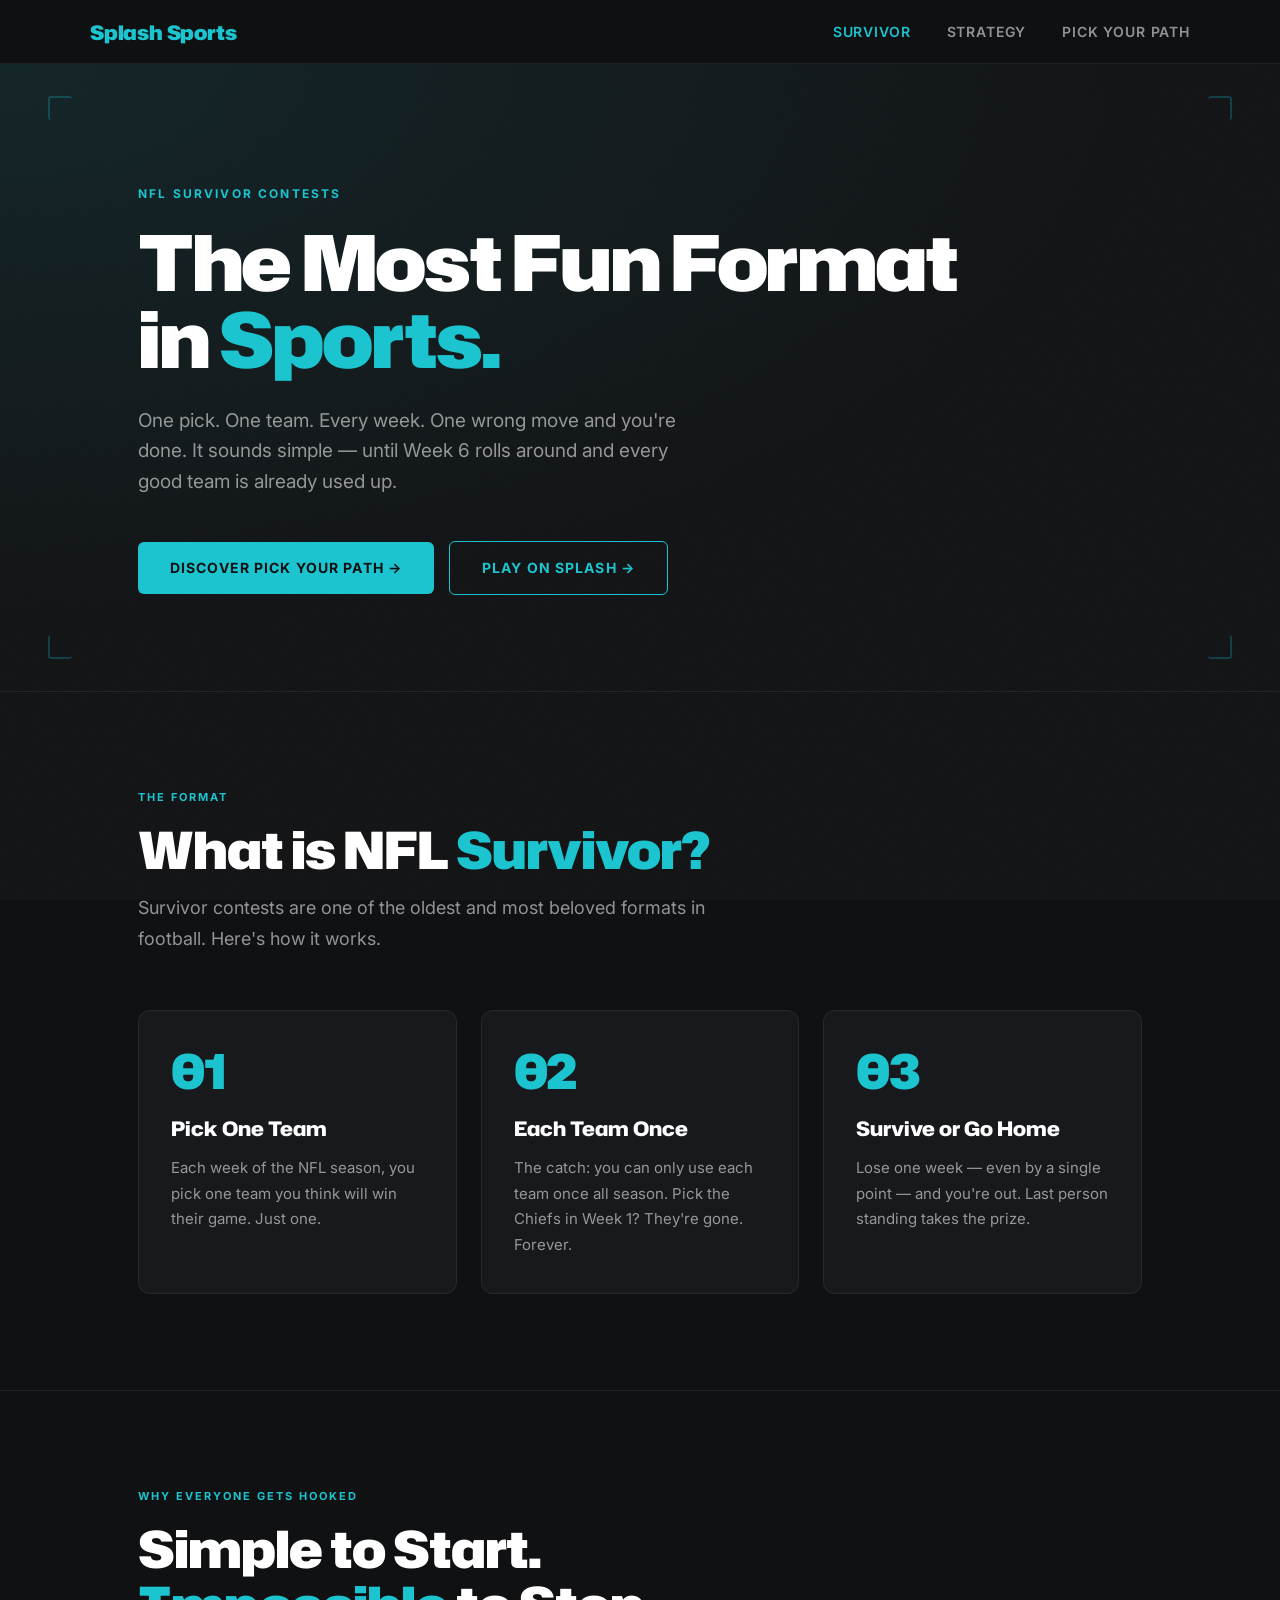
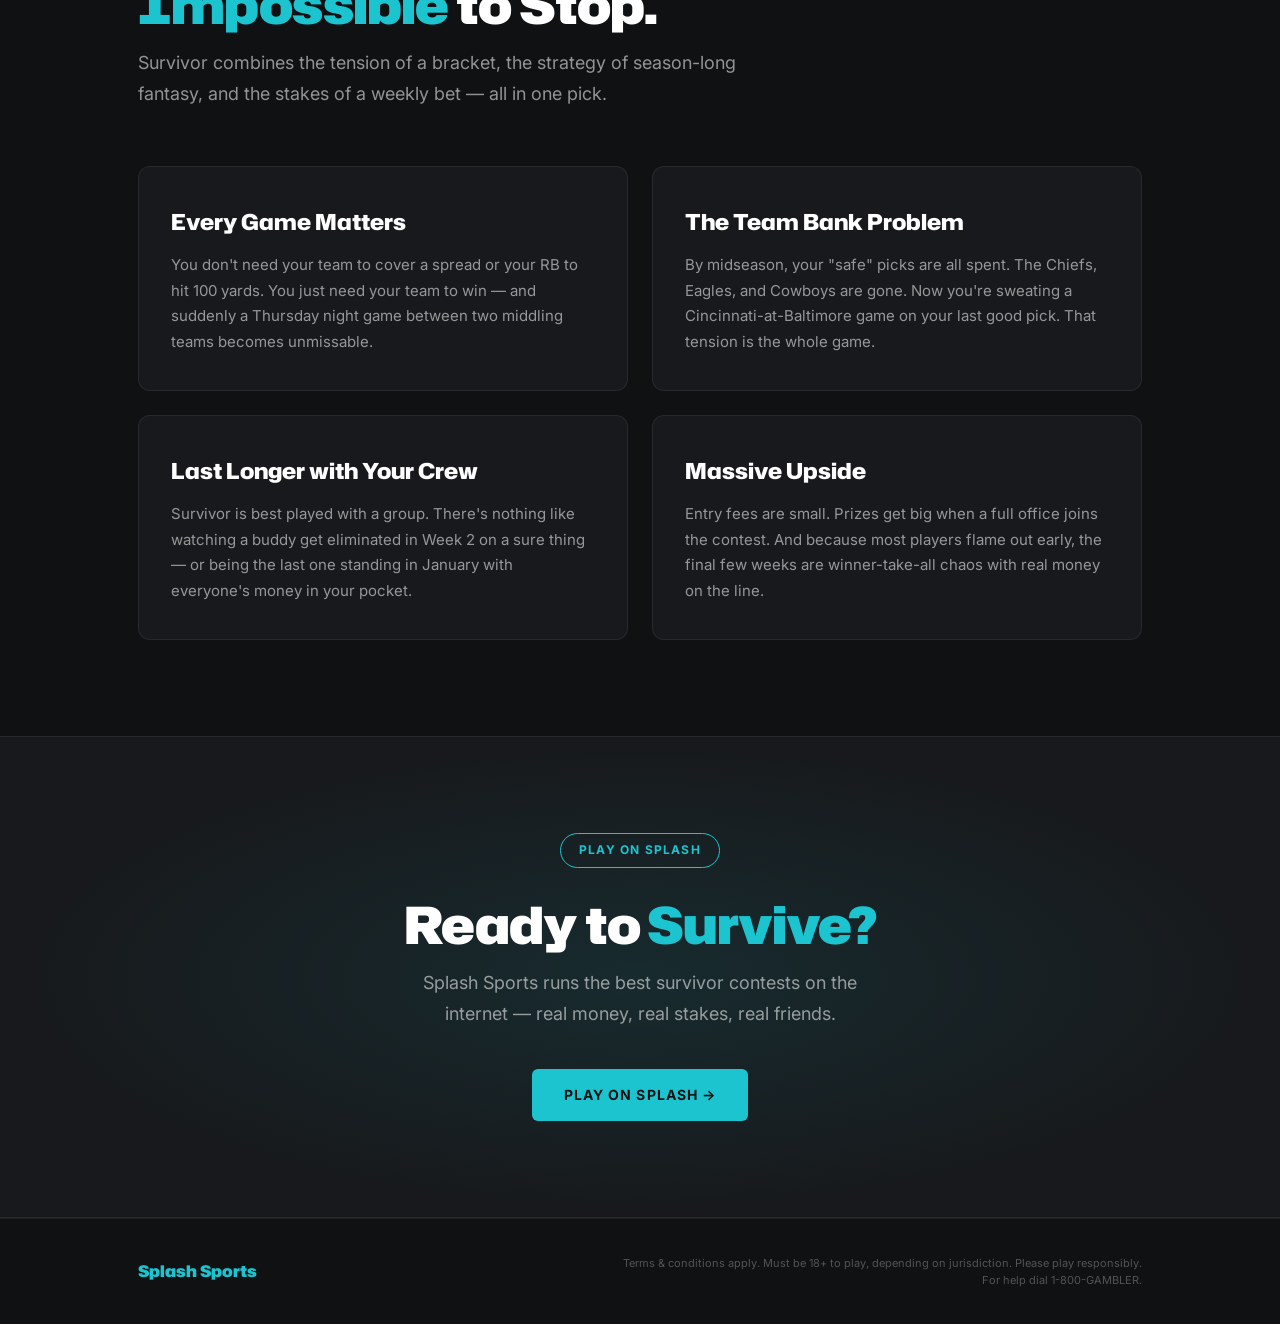
<file: index.html>
<!DOCTYPE html>
<html lang="en">
<head>
  <meta charset="UTF-8">
  <meta name="viewport" content="width=device-width, initial-scale=1.0">
  <title>NFL Survivor — The Most Fun Format in Sports</title>
  <meta name="description" content="NFL Survivor contests are the most addictive format in sports. Pick one team to win each week — but use each team only once. One wrong pick and you're out.">
  <link rel="stylesheet" href="assets/styles.css">
</head>
<body data-page="home">

  <nav>
    <div class="nav-inner">
      <a href="index.html" class="nav-logo">Splash Sports</a>
      <ul class="nav-links">
        <li><a href="index.html">Survivor</a></li>
        <li><a href="strategy.html">Strategy</a></li>
        <li><a href="pick-your-path.html">Pick Your Path</a></li>
      </ul>
    </div>
  </nav>

  <main>

    <!-- Hero -->
    <section class="hero">
      <div class="hero-bracket-tl"></div>
      <div class="hero-bracket-tr"></div>
      <div class="hero-bracket-bl"></div>
      <div class="hero-bracket-br"></div>
      <div class="container hero-content">
        <p class="hero-eyebrow">NFL Survivor Contests</p>
        <h1>The Most Fun Format<br>in <span>Sports.</span></h1>
        <p class="hero-sub">One pick. One team. Every week. One wrong move and you're done. It sounds simple — until Week 6 rolls around and every good team is already used up.</p>
        <a href="pick-your-path.html" class="btn btn-primary">Discover Pick Your Path &rarr;</a>&nbsp;&nbsp;
        <a href="https://app.splashsports.com" target="_blank" rel="noopener" class="btn btn-outline">Play on Splash &rarr;</a>
      </div>
    </section>

    <!-- What is Survivor -->
    <section>
      <div class="container">
        <p class="section-label">The Format</p>
        <h2>What is NFL <span>Survivor?</span></h2>
        <p class="section-sub">Survivor contests are one of the oldest and most beloved formats in football. Here's how it works.</p>
        <div class="steps">
          <div class="step-card">
            <div class="step-num">01</div>
            <h3>Pick One Team</h3>
            <p>Each week of the NFL season, you pick one team you think will win their game. Just one.</p>
          </div>
          <div class="step-card">
            <div class="step-num">02</div>
            <h3>Each Team Once</h3>
            <p>The catch: you can only use each team once all season. Pick the Chiefs in Week 1? They're gone. Forever.</p>
          </div>
          <div class="step-card">
            <div class="step-num">03</div>
            <h3>Survive or Go Home</h3>
            <p>Lose one week — even by a single point — and you're out. Last person standing takes the prize.</p>
          </div>
        </div>
      </div>
    </section>

    <!-- Why it's addictive -->
    <section>
      <div class="container">
        <p class="section-label">Why Everyone Gets Hooked</p>
        <h2>Simple to Start.<br><span>Impossible</span> to Stop.</h2>
        <p class="section-sub">Survivor combines the tension of a bracket, the strategy of season-long fantasy, and the stakes of a weekly bet — all in one pick.</p>
        <div class="why-grid">
          <div class="why-card">
            <h3>Every Game Matters</h3>
            <p>You don't need your team to cover a spread or your RB to hit 100 yards. You just need your team to win — and suddenly a Thursday night game between two middling teams becomes unmissable.</p>
          </div>
          <div class="why-card">
            <h3>The Team Bank Problem</h3>
            <p>By midseason, your "safe" picks are all spent. The Chiefs, Eagles, and Cowboys are gone. Now you're sweating a Cincinnati-at-Baltimore game on your last good pick. That tension is the whole game.</p>
          </div>
          <div class="why-card">
            <h3>Last Longer with Your Crew</h3>
            <p>Survivor is best played with a group. There's nothing like watching a buddy get eliminated in Week 2 on a sure thing — or being the last one standing in January with everyone's money in your pocket.</p>
          </div>
          <div class="why-card">
            <h3>Massive Upside</h3>
            <p>Entry fees are small. Prizes get big when a full office joins the contest. And because most players flame out early, the final few weeks are winner-take-all chaos with real money on the line.</p>
          </div>
        </div>
      </div>
    </section>

    <!-- Splash CTA -->
    <section class="cta-section">
      <div class="container">
        <div class="pill">Play on Splash</div>
        <h2>Ready to <span>Survive?</span></h2>
        <p>Splash Sports runs the best survivor contests on the internet — real money, real stakes, real friends.</p>
        <a href="https://app.splashsports.com" target="_blank" rel="noopener" class="btn btn-primary">Play on Splash &rarr;</a>
      </div>
    </section>

  </main>

  <footer>
    <div class="footer-inner">
      <span class="footer-logo">Splash Sports</span>
      <p class="footer-legal">Terms &amp; conditions apply. Must be 18+ to play, depending on jurisdiction. Please play responsibly. For help dial 1-800-GAMBLER.</p>
    </div>
  </footer>

  <script src="assets/script.js" defer></script>
</body>
</html>
</file>
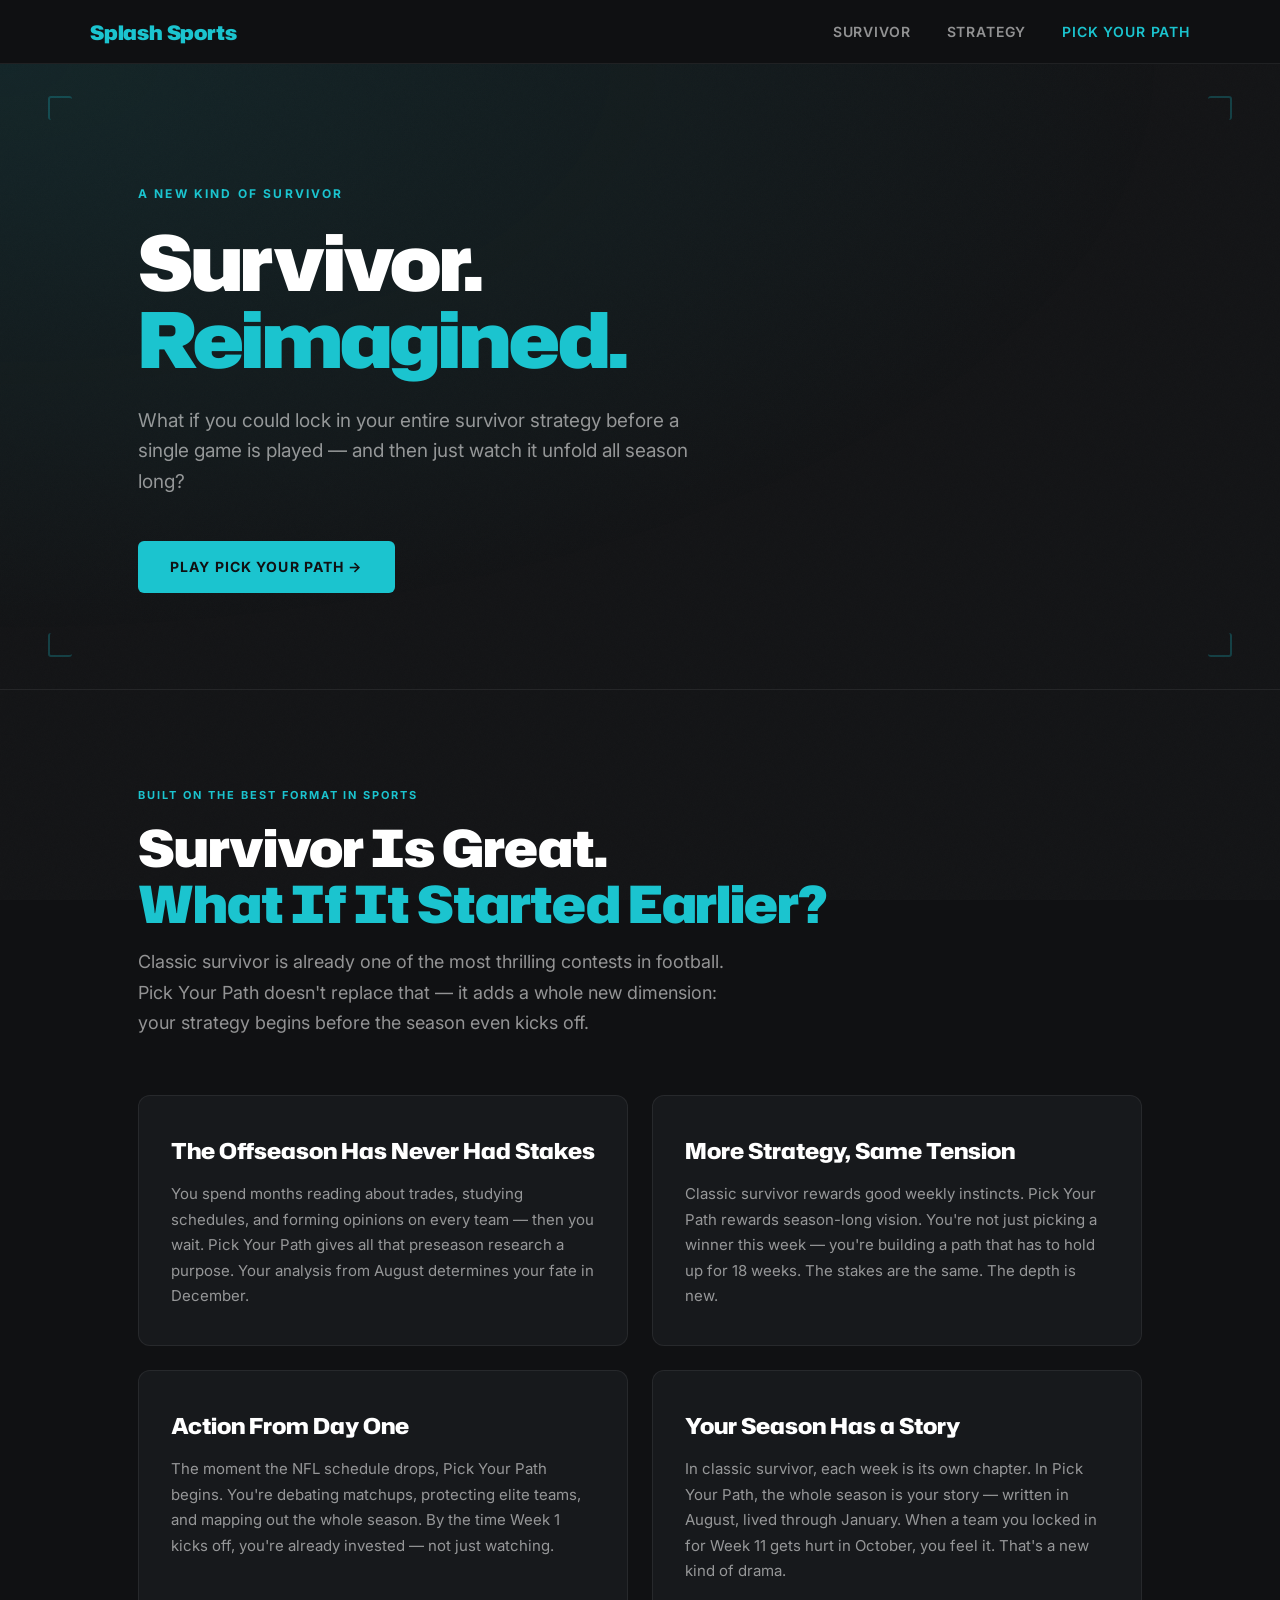
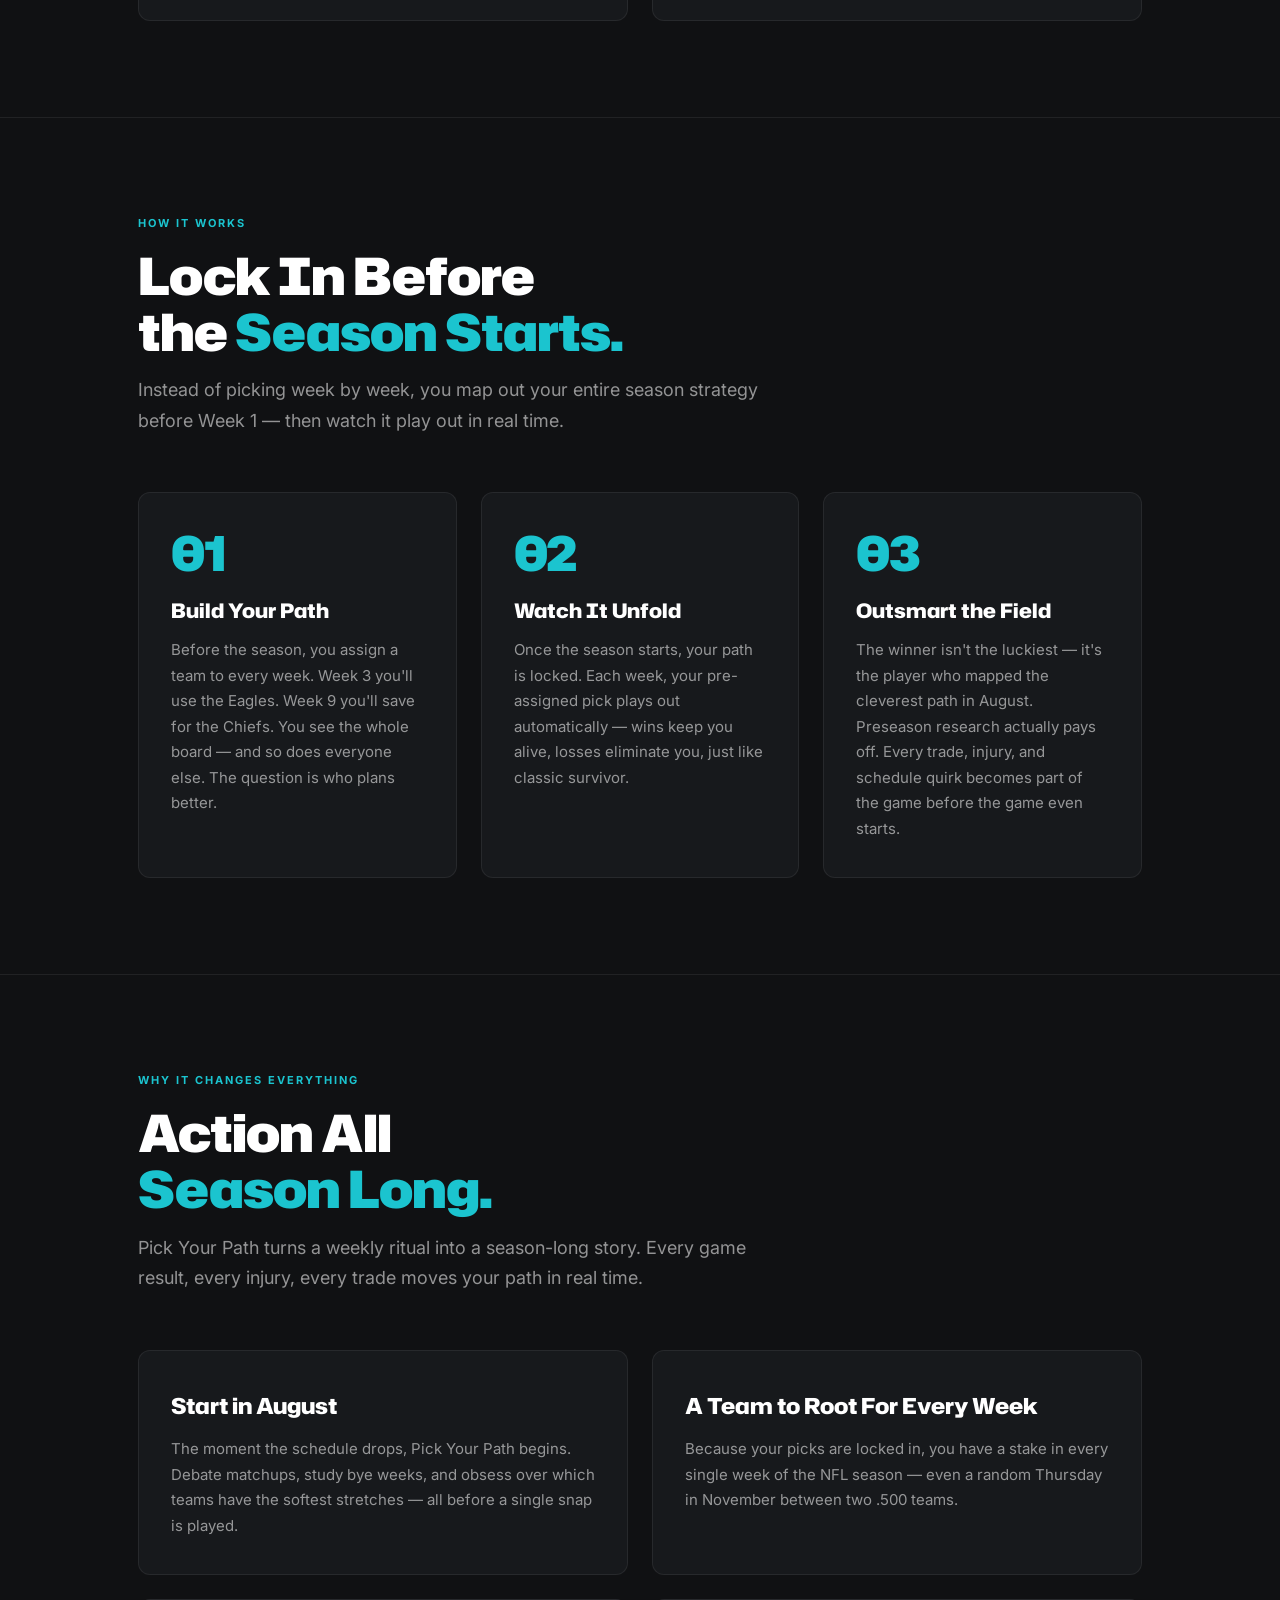
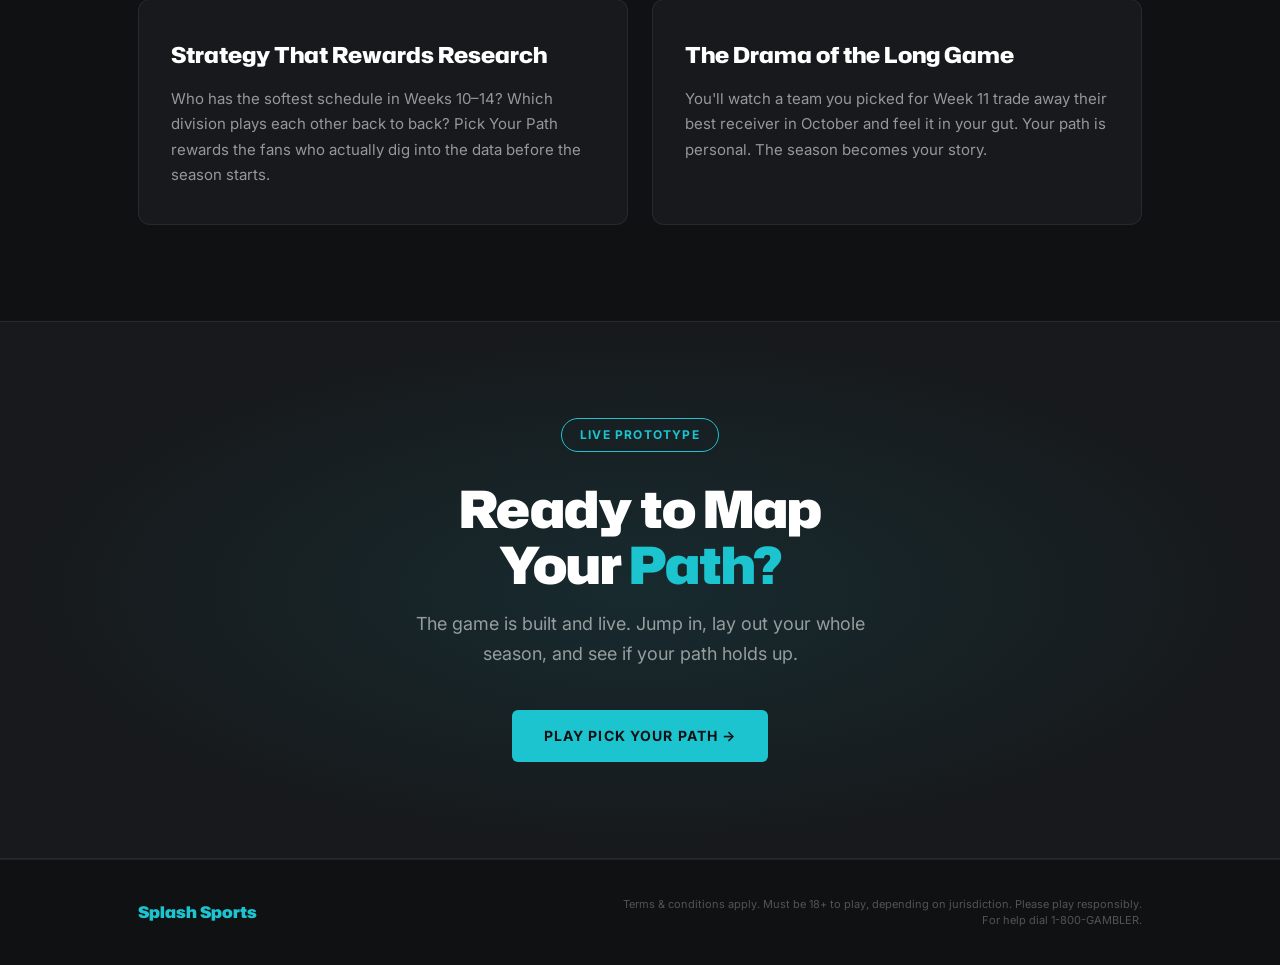
<file: pick-your-path.html>
<!DOCTYPE html>
<html lang="en">
<head>
  <meta charset="UTF-8">
  <meta name="viewport" content="width=device-width, initial-scale=1.0">
  <title>Pick Your Path — Survivor, Reimagined</title>
  <meta name="description" content="Pick Your Path is the only survivor game you can play before the season starts. Lock in your entire season strategy in August — then watch it play out week by week.">
  <link rel="stylesheet" href="assets/styles.css">
</head>
<body data-page="pyp">

  <nav>
    <div class="nav-inner">
      <a href="index.html" class="nav-logo">Splash Sports</a>
      <ul class="nav-links">
        <li><a href="index.html">Survivor</a></li>
        <li><a href="strategy.html">Strategy</a></li>
        <li><a href="pick-your-path.html">Pick Your Path</a></li>
      </ul>
    </div>
  </nav>

  <main>

    <!-- Hero -->
    <section class="hero">
      <div class="hero-bracket-tl"></div>
      <div class="hero-bracket-tr"></div>
      <div class="hero-bracket-bl"></div>
      <div class="hero-bracket-br"></div>
      <div class="container hero-content">
        <p class="hero-eyebrow">A New Kind of Survivor</p>
        <h1>Survivor.<br><span>Reimagined.</span></h1>
        <p class="hero-sub">What if you could lock in your entire survivor strategy before a single game is played — and then just watch it unfold all season long?</p>
        <a href="https://joel-splash.github.io/pick-your-path/" target="_blank" rel="noopener" class="btn btn-primary">Play Pick Your Path &rarr;</a>
      </div>
    </section>

    <!-- Built on survivor love -->
    <section>
      <div class="container">
        <p class="section-label">Built on the Best Format in Sports</p>
        <h2>Survivor Is Great.<br><span>What If It Started Earlier?</span></h2>
        <p class="section-sub">Classic survivor is already one of the most thrilling contests in football. Pick Your Path doesn't replace that — it adds a whole new dimension: your strategy begins before the season even kicks off.</p>
        <div class="why-grid">
          <div class="why-card">
            <h3>The Offseason Has Never Had Stakes</h3>
            <p>You spend months reading about trades, studying schedules, and forming opinions on every team — then you wait. Pick Your Path gives all that preseason research a purpose. Your analysis from August determines your fate in December.</p>
          </div>
          <div class="why-card">
            <h3>More Strategy, Same Tension</h3>
            <p>Classic survivor rewards good weekly instincts. Pick Your Path rewards season-long vision. You're not just picking a winner this week — you're building a path that has to hold up for 18 weeks. The stakes are the same. The depth is new.</p>
          </div>
          <div class="why-card">
            <h3>Action From Day One</h3>
            <p>The moment the NFL schedule drops, Pick Your Path begins. You're debating matchups, protecting elite teams, and mapping out the whole season. By the time Week 1 kicks off, you're already invested — not just watching.</p>
          </div>
          <div class="why-card">
            <h3>Your Season Has a Story</h3>
            <p>In classic survivor, each week is its own chapter. In Pick Your Path, the whole season is your story — written in August, lived through January. When a team you locked in for Week 11 gets hurt in October, you feel it. That's a new kind of drama.</p>
          </div>
        </div>
      </div>
    </section>

    <!-- How it works -->
    <section>
      <div class="container">
        <p class="section-label">How It Works</p>
        <h2>Lock In Before<br>the <span>Season Starts.</span></h2>
        <p class="section-sub">Instead of picking week by week, you map out your entire season strategy before Week 1 — then watch it play out in real time.</p>
        <div class="steps">
          <div class="step-card">
            <div class="step-num">01</div>
            <h3>Build Your Path</h3>
            <p>Before the season, you assign a team to every week. Week 3 you'll use the Eagles. Week 9 you'll save for the Chiefs. You see the whole board — and so does everyone else. The question is who plans better.</p>
          </div>
          <div class="step-card">
            <div class="step-num">02</div>
            <h3>Watch It Unfold</h3>
            <p>Once the season starts, your path is locked. Each week, your pre-assigned pick plays out automatically — wins keep you alive, losses eliminate you, just like classic survivor.</p>
          </div>
          <div class="step-card">
            <div class="step-num">03</div>
            <h3>Outsmart the Field</h3>
            <p>The winner isn't the luckiest — it's the player who mapped the cleverest path in August. Preseason research actually pays off. Every trade, injury, and schedule quirk becomes part of the game before the game even starts.</p>
          </div>
        </div>
      </div>
    </section>

    <!-- Why it changes everything -->
    <section>
      <div class="container">
        <p class="section-label">Why It Changes Everything</p>
        <h2>Action All<br><span>Season Long.</span></h2>
        <p class="section-sub">Pick Your Path turns a weekly ritual into a season-long story. Every game result, every injury, every trade moves your path in real time.</p>
        <div class="why-grid">
          <div class="why-card">
            <h3>Start in August</h3>
            <p>The moment the schedule drops, Pick Your Path begins. Debate matchups, study bye weeks, and obsess over which teams have the softest stretches — all before a single snap is played.</p>
          </div>
          <div class="why-card">
            <h3>A Team to Root For Every Week</h3>
            <p>Because your picks are locked in, you have a stake in every single week of the NFL season — even a random Thursday in November between two .500 teams.</p>
          </div>
          <div class="why-card">
            <h3>Strategy That Rewards Research</h3>
            <p>Who has the softest schedule in Weeks 10–14? Which division plays each other back to back? Pick Your Path rewards the fans who actually dig into the data before the season starts.</p>
          </div>
          <div class="why-card">
            <h3>The Drama of the Long Game</h3>
            <p>You'll watch a team you picked for Week 11 trade away their best receiver in October and feel it in your gut. Your path is personal. The season becomes your story.</p>
          </div>
        </div>
      </div>
    </section>

    <!-- Play CTA -->
    <section class="cta-section">
      <div class="container">
        <div class="pill">Live Prototype</div>
        <h2>Ready to Map<br>Your <span>Path?</span></h2>
        <p>The game is built and live. Jump in, lay out your whole season, and see if your path holds up.</p>
        <a href="https://joel-splash.github.io/pick-your-path/" target="_blank" rel="noopener" class="btn btn-primary">Play Pick Your Path &rarr;</a>
      </div>
    </section>

  </main>

  <footer>
    <div class="footer-inner">
      <span class="footer-logo">Splash Sports</span>
      <p class="footer-legal">Terms &amp; conditions apply. Must be 18+ to play, depending on jurisdiction. Please play responsibly. For help dial 1-800-GAMBLER.</p>
    </div>
  </footer>

  <script src="assets/script.js" defer></script>
</body>
</html>
</file>
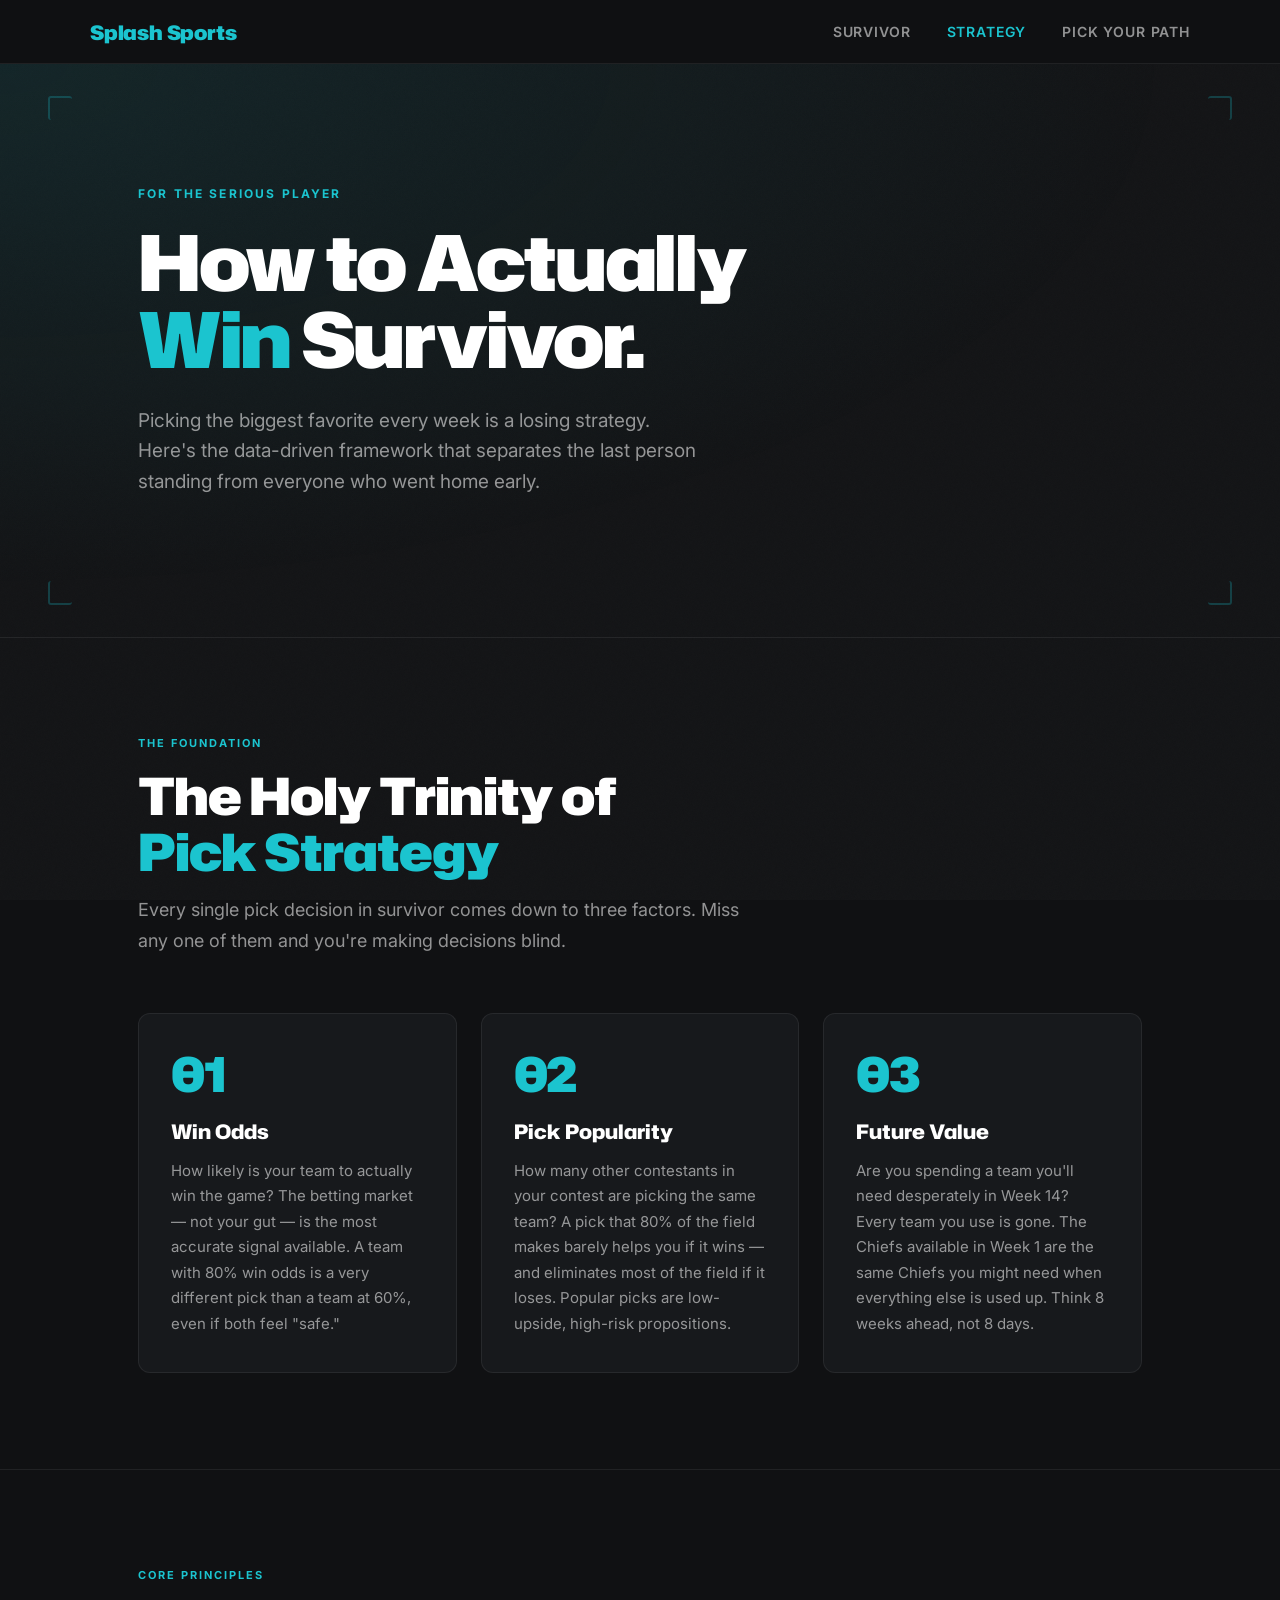
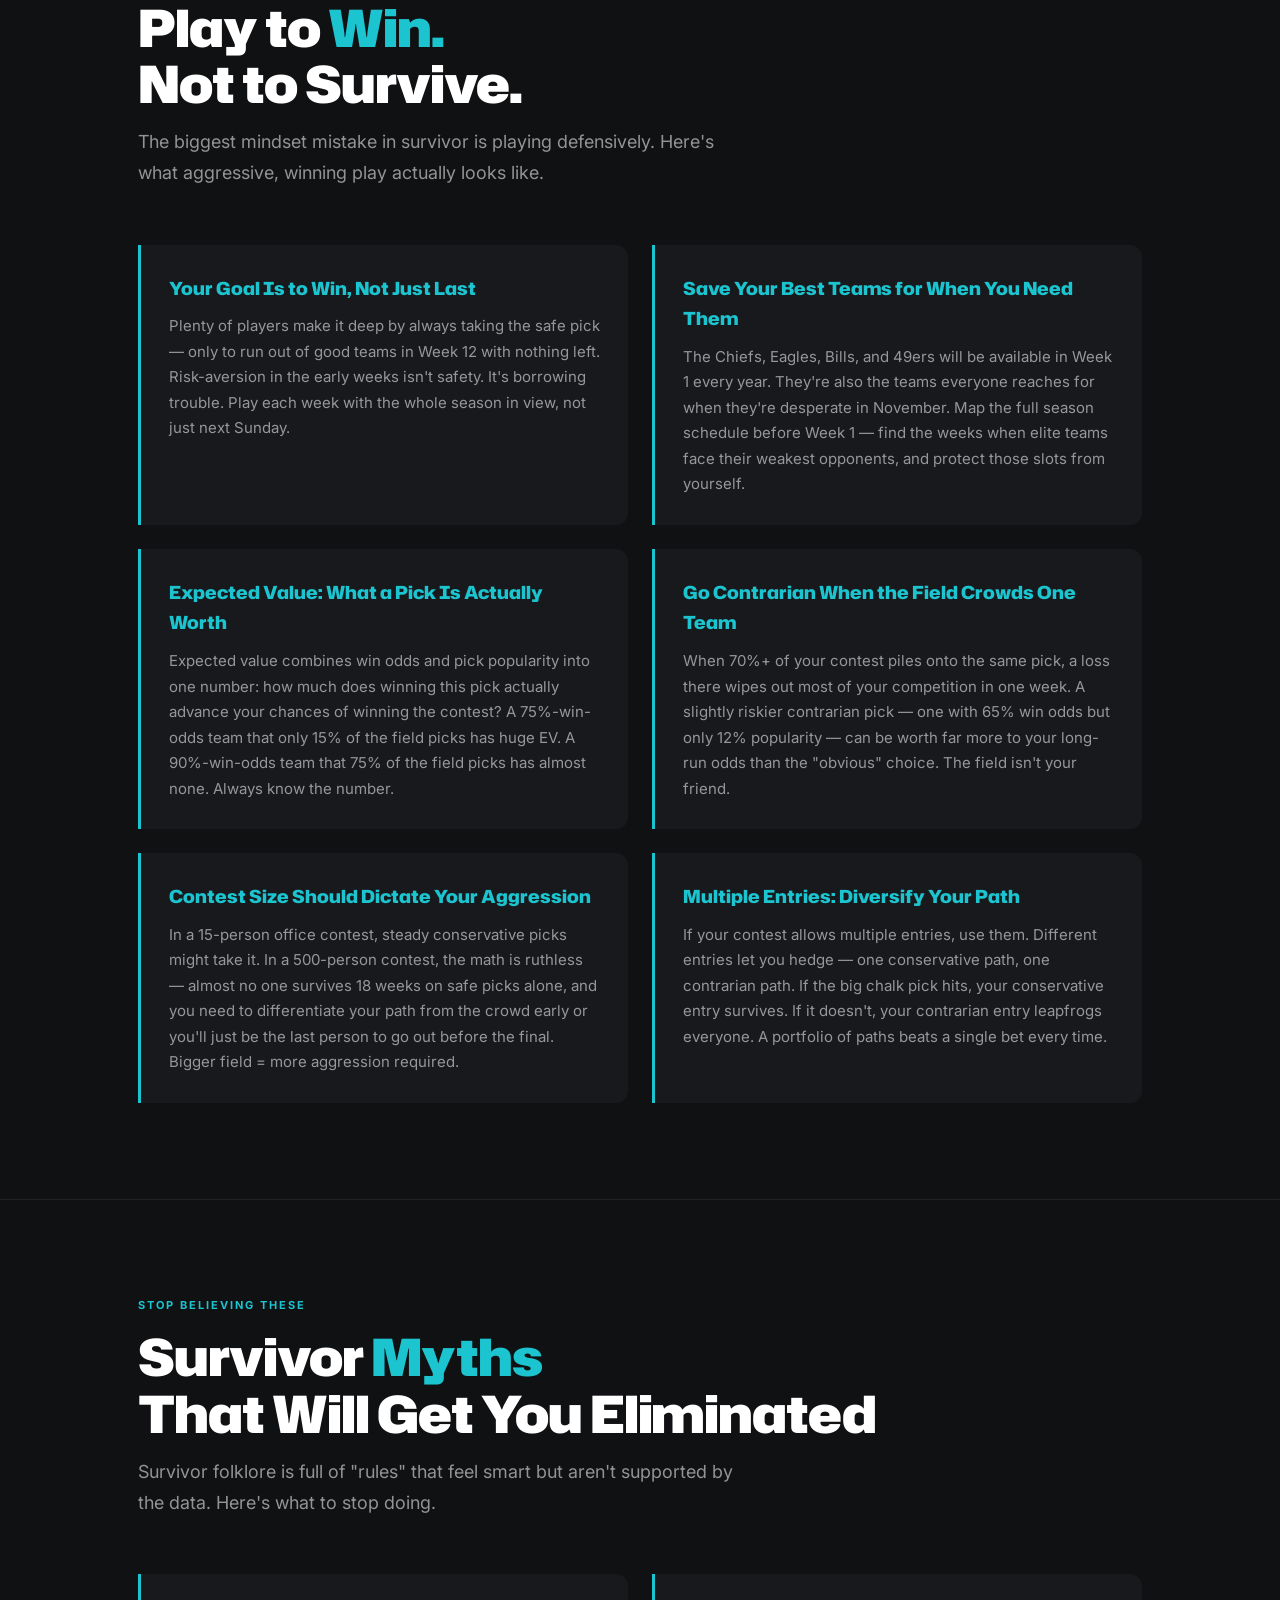
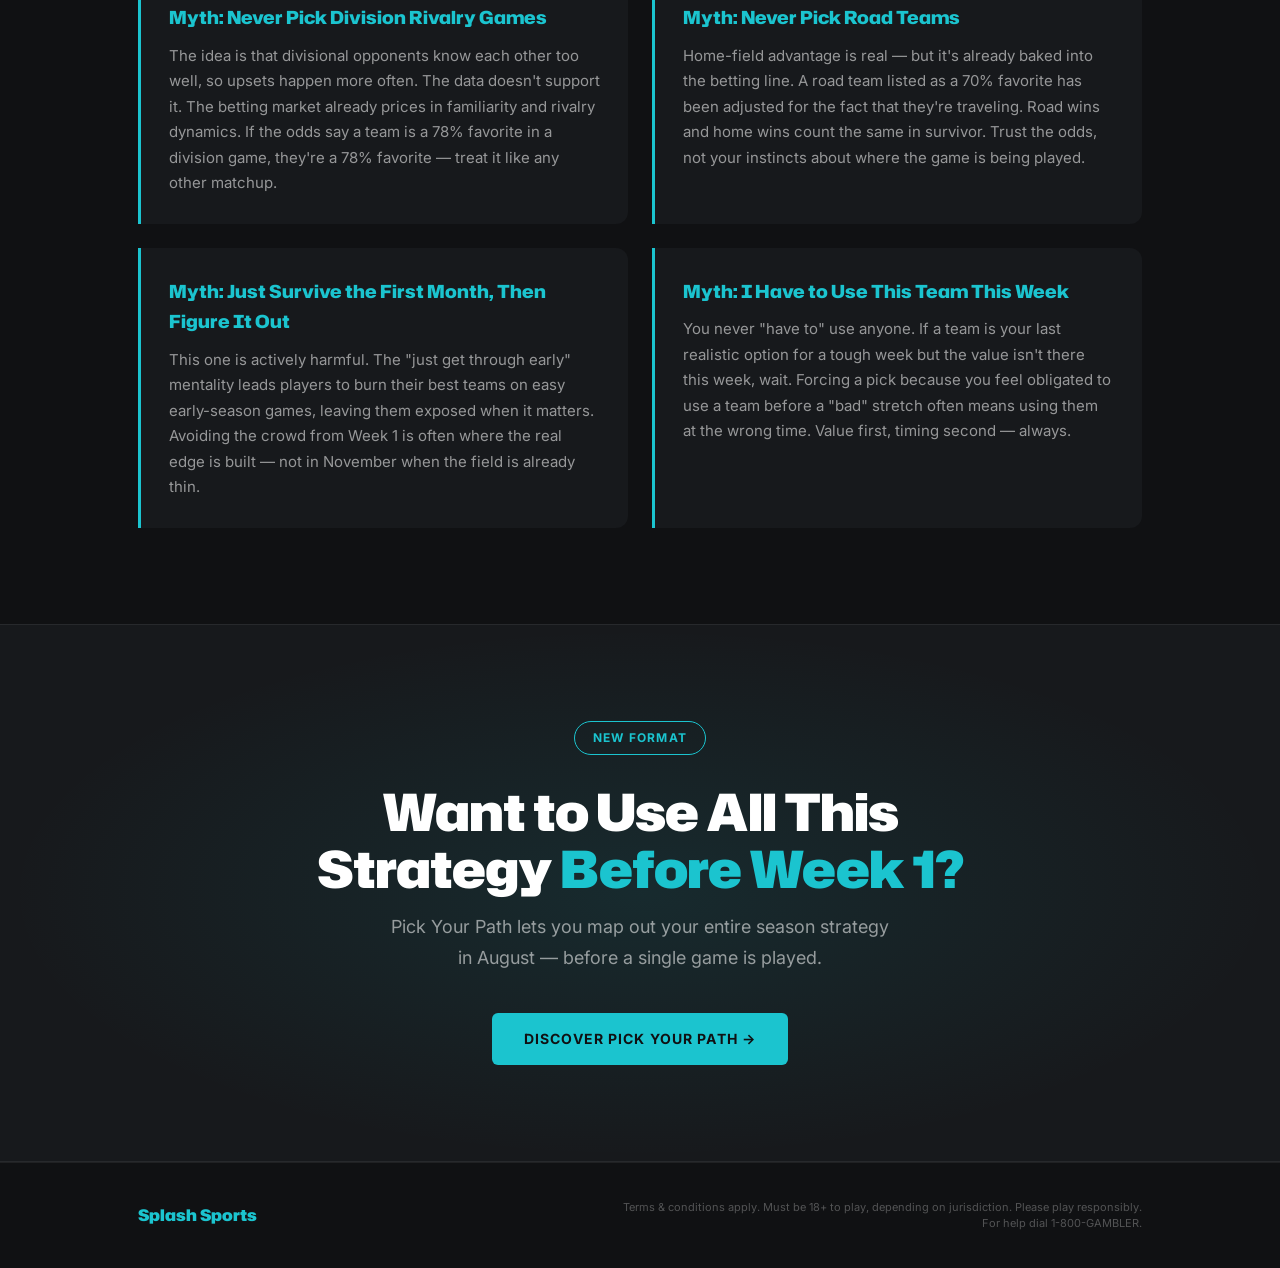
<file: strategy.html>
<!DOCTYPE html>
<html lang="en">
<head>
  <meta charset="UTF-8">
  <meta name="viewport" content="width=device-width, initial-scale=1.0">
  <title>Survivor Strategy — How to Win NFL Survivor Contests</title>
  <meta name="description" content="The data-driven framework for winning NFL survivor contests. Win odds, pick popularity, future value, and the myths you need to stop believing.">
  <link rel="stylesheet" href="assets/styles.css">
</head>
<body data-page="strategy">

  <nav>
    <div class="nav-inner">
      <a href="index.html" class="nav-logo">Splash Sports</a>
      <ul class="nav-links">
        <li><a href="index.html">Survivor</a></li>
        <li><a href="strategy.html">Strategy</a></li>
        <li><a href="pick-your-path.html">Pick Your Path</a></li>
      </ul>
    </div>
  </nav>

  <main>

    <!-- Hero -->
    <section class="hero">
      <div class="hero-bracket-tl"></div>
      <div class="hero-bracket-tr"></div>
      <div class="hero-bracket-bl"></div>
      <div class="hero-bracket-br"></div>
      <div class="container hero-content">
        <p class="hero-eyebrow">For the Serious Player</p>
        <h1>How to Actually<br><span>Win</span> Survivor.</h1>
        <p class="hero-sub">Picking the biggest favorite every week is a losing strategy. Here's the data-driven framework that separates the last person standing from everyone who went home early.</p>
      </div>
    </section>

    <!-- The Holy Trinity -->
    <section>
      <div class="container">
        <p class="section-label">The Foundation</p>
        <h2>The Holy Trinity of<br><span>Pick Strategy</span></h2>
        <p class="section-sub">Every single pick decision in survivor comes down to three factors. Miss any one of them and you're making decisions blind.</p>
        <div class="steps">
          <div class="step-card">
            <div class="step-num">01</div>
            <h3>Win Odds</h3>
            <p>How likely is your team to actually win the game? The betting market — not your gut — is the most accurate signal available. A team with 80% win odds is a very different pick than a team at 60%, even if both feel "safe."</p>
          </div>
          <div class="step-card">
            <div class="step-num">02</div>
            <h3>Pick Popularity</h3>
            <p>How many other contestants in your contest are picking the same team? A pick that 80% of the field makes barely helps you if it wins — and eliminates most of the field if it loses. Popular picks are low-upside, high-risk propositions.</p>
          </div>
          <div class="step-card">
            <div class="step-num">03</div>
            <h3>Future Value</h3>
            <p>Are you spending a team you'll need desperately in Week 14? Every team you use is gone. The Chiefs available in Week 1 are the same Chiefs you might need when everything else is used up. Think 8 weeks ahead, not 8 days.</p>
          </div>
        </div>
      </div>
    </section>

    <!-- Core strategy principles -->
    <section>
      <div class="container">
        <p class="section-label">Core Principles</p>
        <h2>Play to <span>Win.</span><br>Not to Survive.</h2>
        <p class="section-sub">The biggest mindset mistake in survivor is playing defensively. Here's what aggressive, winning play actually looks like.</p>
        <div class="strategy-grid">
          <div class="strategy-card">
            <h3>Your Goal Is to Win, Not Just Last</h3>
            <p>Plenty of players make it deep by always taking the safe pick — only to run out of good teams in Week 12 with nothing left. Risk-aversion in the early weeks isn't safety. It's borrowing trouble. Play each week with the whole season in view, not just next Sunday.</p>
          </div>
          <div class="strategy-card">
            <h3>Save Your Best Teams for When You Need Them</h3>
            <p>The Chiefs, Eagles, Bills, and 49ers will be available in Week 1 every year. They're also the teams everyone reaches for when they're desperate in November. Map the full season schedule before Week 1 — find the weeks when elite teams face their weakest opponents, and protect those slots from yourself.</p>
          </div>
          <div class="strategy-card">
            <h3>Expected Value: What a Pick Is Actually Worth</h3>
            <p>Expected value combines win odds and pick popularity into one number: how much does winning this pick actually advance your chances of winning the contest? A 75%-win-odds team that only 15% of the field picks has huge EV. A 90%-win-odds team that 75% of the field picks has almost none. Always know the number.</p>
          </div>
          <div class="strategy-card">
            <h3>Go Contrarian When the Field Crowds One Team</h3>
            <p>When 70%+ of your contest piles onto the same pick, a loss there wipes out most of your competition in one week. A slightly riskier contrarian pick — one with 65% win odds but only 12% popularity — can be worth far more to your long-run odds than the "obvious" choice. The field isn't your friend.</p>
          </div>
          <div class="strategy-card">
            <h3>Contest Size Should Dictate Your Aggression</h3>
            <p>In a 15-person office contest, steady conservative picks might take it. In a 500-person contest, the math is ruthless — almost no one survives 18 weeks on safe picks alone, and you need to differentiate your path from the crowd early or you'll just be the last person to go out before the final. Bigger field = more aggression required.</p>
          </div>
          <div class="strategy-card">
            <h3>Multiple Entries: Diversify Your Path</h3>
            <p>If your contest allows multiple entries, use them. Different entries let you hedge — one conservative path, one contrarian path. If the big chalk pick hits, your conservative entry survives. If it doesn't, your contrarian entry leapfrogs everyone. A portfolio of paths beats a single bet every time.</p>
          </div>
        </div>
      </div>
    </section>

    <!-- Myth busting -->
    <section>
      <div class="container">
        <p class="section-label">Stop Believing These</p>
        <h2>Survivor <span>Myths</span><br>That Will Get You Eliminated</h2>
        <p class="section-sub">Survivor folklore is full of "rules" that feel smart but aren't supported by the data. Here's what to stop doing.</p>
        <div class="strategy-grid">
          <div class="strategy-card">
            <h3>Myth: Never Pick Division Rivalry Games</h3>
            <p>The idea is that divisional opponents know each other too well, so upsets happen more often. The data doesn't support it. The betting market already prices in familiarity and rivalry dynamics. If the odds say a team is a 78% favorite in a division game, they're a 78% favorite — treat it like any other matchup.</p>
          </div>
          <div class="strategy-card">
            <h3>Myth: Never Pick Road Teams</h3>
            <p>Home-field advantage is real — but it's already baked into the betting line. A road team listed as a 70% favorite has been adjusted for the fact that they're traveling. Road wins and home wins count the same in survivor. Trust the odds, not your instincts about where the game is being played.</p>
          </div>
          <div class="strategy-card">
            <h3>Myth: Just Survive the First Month, Then Figure It Out</h3>
            <p>This one is actively harmful. The "just get through early" mentality leads players to burn their best teams on easy early-season games, leaving them exposed when it matters. Avoiding the crowd from Week 1 is often where the real edge is built — not in November when the field is already thin.</p>
          </div>
          <div class="strategy-card">
            <h3>Myth: I Have to Use This Team This Week</h3>
            <p>You never "have to" use anyone. If a team is your last realistic option for a tough week but the value isn't there this week, wait. Forcing a pick because you feel obligated to use a team before a "bad" stretch often means using them at the wrong time. Value first, timing second — always.</p>
          </div>
        </div>
      </div>
    </section>

    <!-- PYP CTA -->
    <section class="cta-section">
      <div class="container">
        <div class="pill">New Format</div>
        <h2>Want to Use All This<br>Strategy <span>Before Week 1?</span></h2>
        <p>Pick Your Path lets you map out your entire season strategy in August — before a single game is played.</p>
        <a href="pick-your-path.html" class="btn btn-primary">Discover Pick Your Path &rarr;</a>
      </div>
    </section>

  </main>

  <footer>
    <div class="footer-inner">
      <span class="footer-logo">Splash Sports</span>
      <p class="footer-legal">Terms &amp; conditions apply. Must be 18+ to play, depending on jurisdiction. Please play responsibly. For help dial 1-800-GAMBLER.</p>
    </div>
  </footer>

  <script src="assets/script.js" defer></script>
</body>
</html>
</file>
<file: assets/styles.css>
@import url('https://fonts.googleapis.com/css2?family=Hubot+Sans:wght@400;700;800;900&family=Inter:wght@400;500;600;700&display=swap');

/* ── Tokens ── */
:root {
  --color-bg:          #101113;
  --color-bg-2:        #17191c;
  --color-accent:      #1BC4CF;
  --color-accent-glow: rgba(27,196,207,0.10);
  --color-bracket:     rgba(27,196,207,0.25);
  --color-fg:          #FFFFFF;
  --color-fg-muted:    rgba(255,255,255,0.55);
  --color-divider:     rgba(255,255,255,0.07);
  --nav-h:             64px;
  --max-w:             1100px;
  --pad:               0 48px;
}

/* ── Reset ── */
*, *::before, *::after { box-sizing: border-box; margin: 0; padding: 0; }
html { scroll-behavior: smooth; }
body {
  background: var(--color-bg);
  color: var(--color-fg);
  font-family: 'Inter', sans-serif;
  font-size: 17px;
  line-height: 1.7;
  min-height: 100vh;
}
a { color: var(--color-accent); text-decoration: none; }
a:hover { text-decoration: underline; }
img { display: block; max-width: 100%; }

/* ── Noise texture ── */
body::before {
  content: '';
  position: fixed;
  inset: 0;
  pointer-events: none;
  z-index: 0;
  opacity: 0.055;
  background-image: url("data:image/svg+xml,%3Csvg viewBox='0 0 200 200' xmlns='http://www.w3.org/2000/svg'%3E%3Cfilter id='n'%3E%3CfeTurbulence type='fractalNoise' baseFrequency='0.9' numOctaves='4' stitchTiles='stitch'/%3E%3C/filter%3E%3Crect width='100%25' height='100%25' filter='url(%23n)'/%3E%3C/svg%3E");
  background-size: 180px 180px;
}

/* ── Nav ── */
nav {
  position: sticky;
  top: 0;
  z-index: 100;
  height: var(--nav-h);
  background: rgba(16,17,19,0.92);
  backdrop-filter: blur(12px);
  border-bottom: 1px solid var(--color-divider);
  display: flex;
  align-items: center;
  padding: var(--pad);
}
.nav-inner {
  width: 100%;
  max-width: var(--max-w);
  margin: 0 auto;
  display: flex;
  align-items: center;
  justify-content: space-between;
}
.nav-logo {
  font-family: 'Hubot Sans', sans-serif;
  font-weight: 900;
  font-size: 20px;
  color: var(--color-accent);
  letter-spacing: -0.01em;
  text-decoration: none;
}
.nav-logo:hover { text-decoration: none; opacity: 0.85; }
.nav-links {
  display: flex;
  gap: 36px;
  list-style: none;
}
.nav-links a {
  font-family: 'Inter', sans-serif;
  font-weight: 600;
  font-size: 14px;
  letter-spacing: 0.06em;
  text-transform: uppercase;
  color: var(--color-fg-muted);
  transition: color 0.15s;
}
.nav-links a:hover,
.nav-links a.is-active {
  color: var(--color-accent);
  text-decoration: none;
}

/* ── Layout helpers ── */
.container {
  max-width: var(--max-w);
  margin: 0 auto;
  padding: var(--pad);
  position: relative;
  z-index: 1;
}
section { padding: 96px 0; }
section + section { border-top: 1px solid var(--color-divider); }

/* ── Hero ── */
.hero {
  padding: 120px 0 96px;
  position: relative;
  overflow: hidden;
}
.hero::before {
  content: '';
  position: absolute;
  inset: 0;
  background: radial-gradient(ellipse at top left, var(--color-accent-glow) 0%, transparent 65%);
  pointer-events: none;
  z-index: 0;
}
.hero-bracket-tl,
.hero-bracket-tr,
.hero-bracket-bl,
.hero-bracket-br {
  position: absolute;
  width: 24px;
  height: 24px;
  border: 2px solid var(--color-bracket);
  border-radius: 3px;
  z-index: 0;
}
.hero-bracket-tl { top: 32px; left: 48px; border-right: none; border-bottom: none; }
.hero-bracket-tr { top: 32px; right: 48px; border-left: none; border-bottom: none; }
.hero-bracket-bl { bottom: 32px; left: 48px; border-right: none; border-top: none; }
.hero-bracket-br { bottom: 32px; right: 48px; border-left: none; border-top: none; }
.hero-content { position: relative; z-index: 1; }
.hero-eyebrow {
  font-family: 'Inter', sans-serif;
  font-weight: 700;
  font-size: 12px;
  letter-spacing: 0.18em;
  text-transform: uppercase;
  color: var(--color-accent);
  margin-bottom: 20px;
}
.hero h1 {
  font-family: 'Hubot Sans', sans-serif;
  font-weight: 900;
  font-size: clamp(48px, 6vw, 80px);
  line-height: 1.0;
  letter-spacing: -0.03em;
  margin-bottom: 28px;
  max-width: 820px;
}
.hero h1 span { color: var(--color-accent); }
.hero-sub {
  font-size: 19px;
  color: var(--color-fg-muted);
  max-width: 560px;
  margin-bottom: 44px;
  line-height: 1.6;
}

/* ── Buttons ── */
.btn {
  display: inline-block;
  font-family: 'Inter', sans-serif;
  font-weight: 700;
  font-size: 14px;
  letter-spacing: 0.08em;
  text-transform: uppercase;
  padding: 14px 32px;
  border-radius: 6px;
  transition: opacity 0.15s, transform 0.15s;
  cursor: pointer;
  text-decoration: none;
}
.btn:hover { opacity: 0.85; transform: translateY(-1px); text-decoration: none; }
.btn-primary {
  background: var(--color-accent);
  color: #101113;
}
.btn-outline {
  border: 1.5px solid var(--color-accent);
  color: var(--color-accent);
  background: transparent;
}

/* ── Section headings ── */
h2 {
  font-family: 'Hubot Sans', sans-serif;
  font-weight: 900;
  font-size: clamp(32px, 4vw, 52px);
  letter-spacing: -0.02em;
  line-height: 1.1;
  margin-bottom: 16px;
}
h2 span { color: var(--color-accent); }
.section-label {
  font-family: 'Inter', sans-serif;
  font-weight: 700;
  font-size: 11px;
  letter-spacing: 0.18em;
  text-transform: uppercase;
  color: var(--color-accent);
  margin-bottom: 14px;
}
.section-sub {
  font-size: 18px;
  color: var(--color-fg-muted);
  max-width: 620px;
  margin-bottom: 56px;
}

/* ── Step cards (how it works) ── */
.steps {
  display: grid;
  grid-template-columns: repeat(3, 1fr);
  gap: 24px;
  margin-top: 48px;
}
.step-card {
  background: var(--color-bg-2);
  border: 1px solid var(--color-divider);
  border-radius: 12px;
  padding: 36px 32px;
}
.step-num {
  font-family: 'Hubot Sans', sans-serif;
  font-weight: 900;
  font-size: 48px;
  color: var(--color-accent);
  line-height: 1;
  margin-bottom: 16px;
  letter-spacing: -0.03em;
}
.step-card h3 {
  font-family: 'Hubot Sans', sans-serif;
  font-weight: 800;
  font-size: 20px;
  margin-bottom: 10px;
}
.step-card p { color: var(--color-fg-muted); font-size: 15px; }

/* ── Why cards ── */
.why-grid {
  display: grid;
  grid-template-columns: repeat(2, 1fr);
  gap: 24px;
  margin-top: 48px;
}
.why-card {
  background: var(--color-bg-2);
  border: 1px solid var(--color-divider);
  border-radius: 12px;
  padding: 36px 32px;
}
.why-card h3 {
  font-family: 'Hubot Sans', sans-serif;
  font-weight: 800;
  font-size: 22px;
  margin-bottom: 12px;
}
.why-card p { color: var(--color-fg-muted); font-size: 15px; }

/* ── Strategy section ── */
.strategy-grid {
  display: grid;
  grid-template-columns: repeat(2, 1fr);
  gap: 24px;
  margin-top: 48px;
}
.strategy-card {
  background: var(--color-bg-2);
  border-left: 3px solid var(--color-accent);
  border-radius: 0 12px 12px 0;
  padding: 28px 28px;
}
.strategy-card h3 {
  font-family: 'Hubot Sans', sans-serif;
  font-weight: 800;
  font-size: 18px;
  color: var(--color-accent);
  margin-bottom: 10px;
}
.strategy-card p { color: var(--color-fg-muted); font-size: 15px; }

/* ── CTA section ── */
.cta-section {
  text-align: center;
  background: var(--color-bg-2);
  border-top: 1px solid var(--color-divider);
  border-bottom: 1px solid var(--color-divider);
  position: relative;
  overflow: hidden;
}
.cta-section::before {
  content: '';
  position: absolute;
  inset: 0;
  background: radial-gradient(ellipse at center, var(--color-accent-glow) 0%, transparent 70%);
  pointer-events: none;
}
.cta-section .container { position: relative; z-index: 1; }
.cta-section h2 { margin-bottom: 16px; }
.cta-section p {
  color: var(--color-fg-muted);
  font-size: 18px;
  max-width: 500px;
  margin: 0 auto 40px;
}

/* ── Pill badge ── */
.pill {
  display: inline-block;
  border: 1.5px solid var(--color-accent);
  color: var(--color-accent);
  border-radius: 100px;
  padding: 6px 18px;
  font-family: 'Inter', sans-serif;
  font-weight: 700;
  font-size: 12px;
  letter-spacing: 0.1em;
  text-transform: uppercase;
  margin-bottom: 28px;
}

/* ── Footer ── */
footer {
  border-top: 1px solid var(--color-divider);
  padding: 36px 0;
  position: relative;
  z-index: 1;
}
.footer-inner {
  max-width: var(--max-w);
  margin: 0 auto;
  padding: var(--pad);
  display: flex;
  align-items: center;
  justify-content: space-between;
}
.footer-logo {
  font-family: 'Hubot Sans', sans-serif;
  font-weight: 900;
  font-size: 16px;
  color: var(--color-accent);
}
.footer-legal {
  font-size: 11px;
  color: rgba(255,255,255,0.28);
  max-width: 520px;
  text-align: right;
  line-height: 1.5;
}

/* ── Play page iframe ── */
.play-frame-wrap {
  height: calc(100vh - var(--nav-h));
  position: relative;
  z-index: 1;
}
.play-frame-wrap iframe {
  width: 100%;
  height: 100%;
  border: none;
  display: block;
}
.play-fallback {
  display: none;
  padding: 48px;
  text-align: center;
  color: var(--color-fg-muted);
}
</file>
